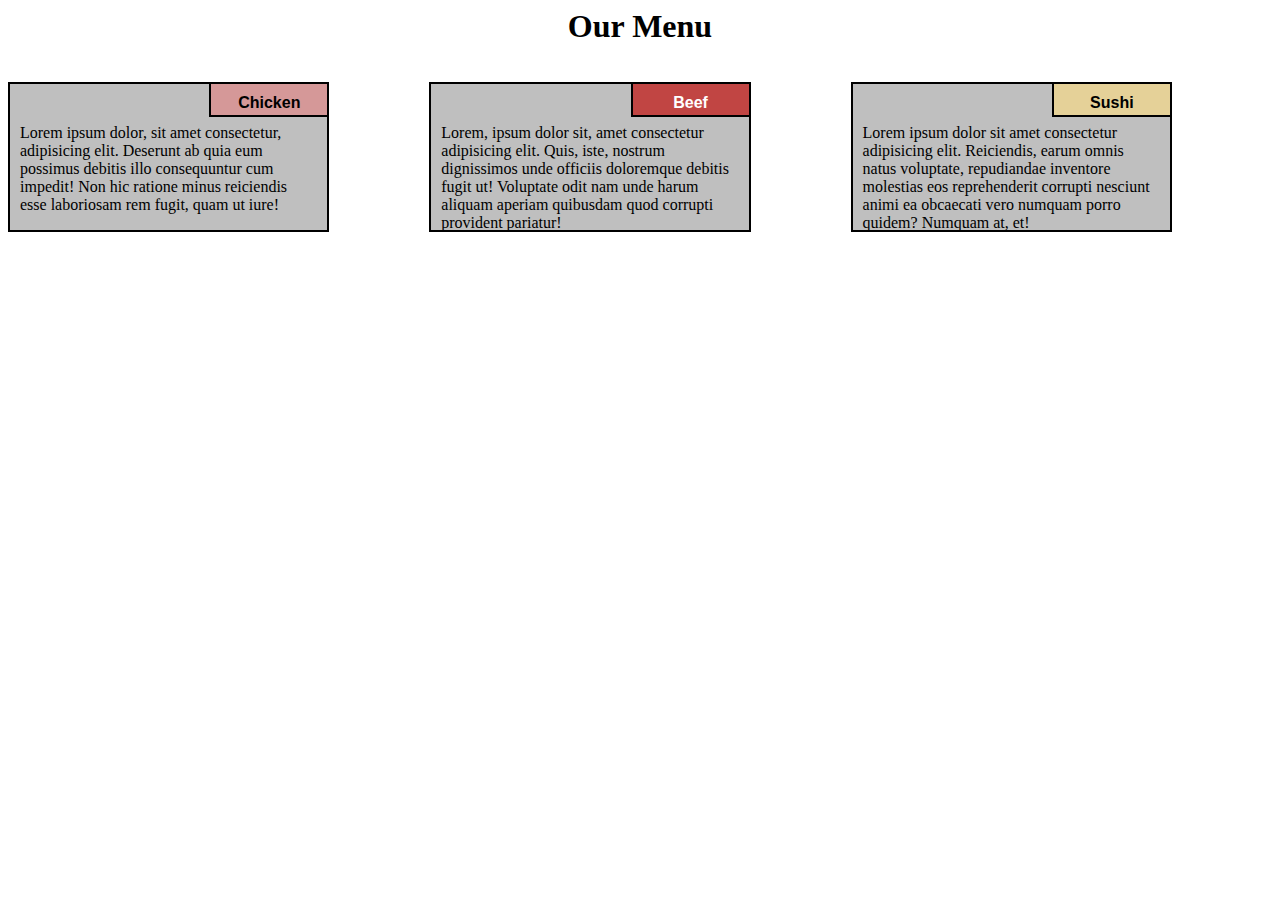
<file: index.html>
<html lang="en">
<head>
	<meta charset="UTF-8">
	<meta name="viewport" content="width=device-width, initial-scale=1.0">
	 <link rel="stylesheet" href="fake.css">
	<title>Responsive Layout</title>
	</head>
<body>
	<div class="row">
	<h1>Our Menu</h1>
  <div class="col-lg-4 col-md-6 col-sm-12" id="container">
    <p>Lorem ipsum dolor, sit amet consectetur, adipisicing elit. Deserunt ab quia eum possimus debitis illo consequuntur cum impedit! Non hic ratione minus reiciendis esse laboriosam rem fugit, quam ut iure!</p>
  	<p id="p1">Chicken</p>

  	</div>

  

  <div class="col-lg-4 col-md-6 col-sm-12" id="container"><p>Lorem, ipsum dolor sit, amet consectetur adipisicing elit. Quis, iste, nostrum dignissimos unde officiis doloremque debitis fugit ut! Voluptate odit nam unde harum aliquam aperiam quibusdam quod corrupti provident pariatur!</p>

  	<p id="p2">Beef</p>

  </div>

  <div class="col-lg-4 col-md-12 col-sm-12" id="container"><p>Lorem ipsum dolor sit amet consectetur adipisicing elit. Reiciendis, earum omnis natus voluptate, repudiandae inventore molestias eos reprehenderit corrupti nesciunt animi ea obcaecati vero numquam porro quidem? Numquam at, et!</p>

  	<p  id="p3">Sushi</p>

  </div>

	</div>	

</body>
</html>
</file>
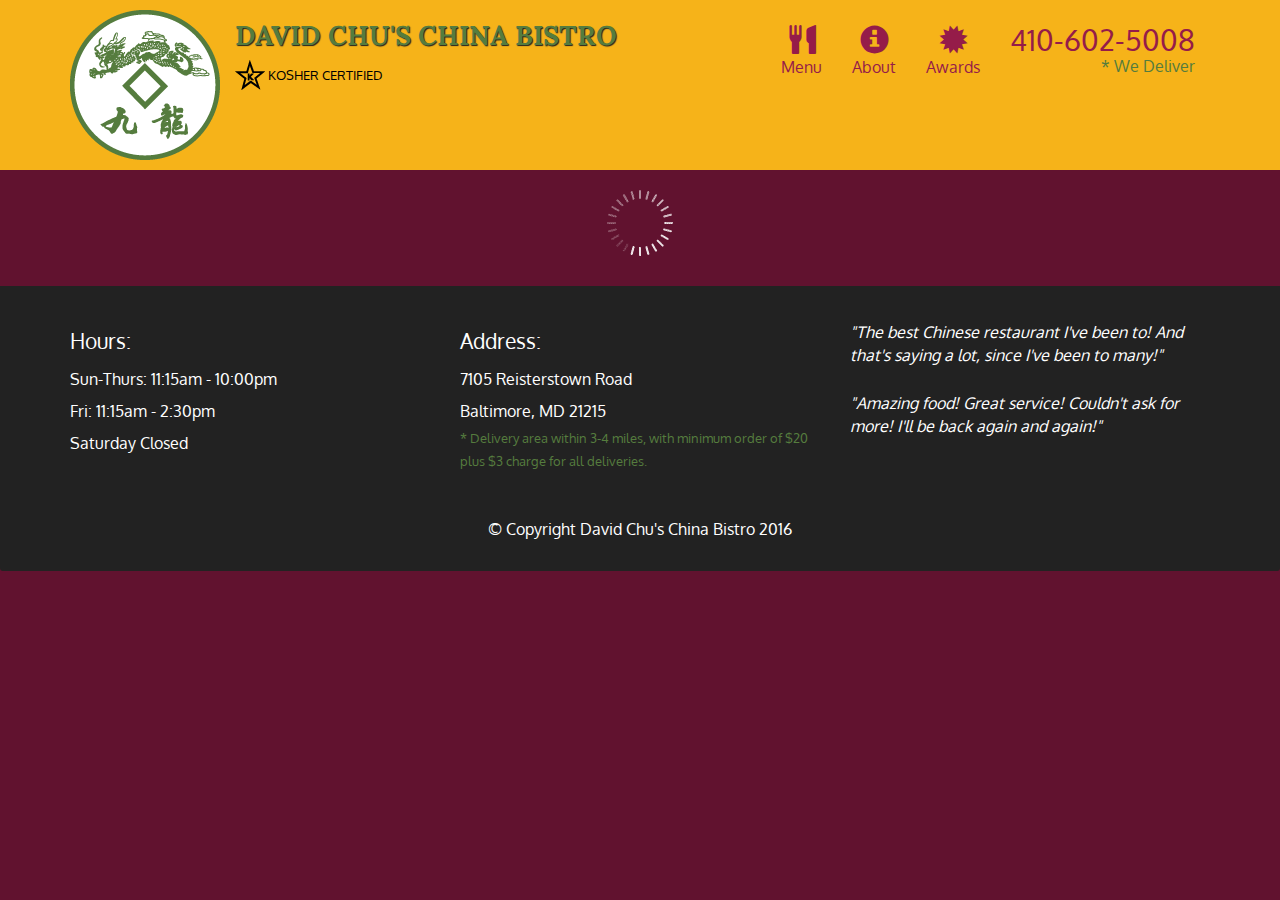
<file: assignment 5/index.html>
<!doctype html>
<html lang="en">
  <head>
    <meta charset="utf-8">
    <meta http-equiv="X-UA-Compatible" content="IE=edge">
    <meta name="viewport" content="width=device-width, initial-scale=1">
    <title>David Chu's China Bistro</title>
    <link rel="stylesheet" href="css/bootstrap.min.css">
    <link rel="stylesheet" href="css/styles.css">
    <link href='https://fonts.googleapis.com/css?family=Oxygen:400,300,700' rel='stylesheet' type='text/css'>
    <link href='https://fonts.googleapis.com/css?family=Lora' rel='stylesheet' type='text/css'>
  </head>
<body>
  <header>
    <nav id="header-nav" class="navbar navbar-default">
      <div class="container">
        <div class="navbar-header">
          <a href="index.html" class="pull-left visible-md visible-lg">
            <div id="logo-img" alt="Logo image">
              
            </div>
          </a>

          <div class="navbar-brand">
            <a href="index.html"><h1>David Chu's China Bistro</h1></a>
            <p>
              <img src="images/star-k-logo.png" alt="Kosher certification">
              <span>Kosher Certified</span>
            </p>
          </div>

          <button id="navbarToggle" type="button" class="navbar-toggle collapsed" data-toggle="collapse" data-target="#collapsable-nav" aria-expanded="false">
            <span class="sr-only">Toggle navigation</span>
            <span class="icon-bar"></span>
            <span class="icon-bar"></span>
            <span class="icon-bar"></span>
          </button>
        </div>
        
        <div id="collapsable-nav" class="collapse navbar-collapse">
           <ul id="nav-list" class="nav navbar-nav navbar-right">
            <li id="navHomeButton" class="visible-xs active">
              <a href="index.html">
                <span class="glyphicon glyphicon-home"></span> Home</a>
            </li>
            <li id="navMenuButton">
              <a href="#" onclick="$dc.loadMenuCategories();">
                <span class="glyphicon glyphicon-cutlery"></span><br class="hidden-xs"> Menu</a>
            </li>
            <li>
              <a href="#">
                <span class="glyphicon glyphicon-info-sign"></span><br class="hidden-xs"> About</a>
            </li>
            <li>
              <a href="#">
                <span class="glyphicon glyphicon-certificate"></span><br class="hidden-xs"> Awards</a>
            </li>
            <li id="phone" class="hidden-xs">
              <a href="tel:410-602-5008">
                <span>410-602-5008</span></a><div>* We Deliver</div>
            </li>
          </ul><!-- #nav-list -->
        </div><!-- .collapse .navbar-collapse -->
      </div><!-- .container -->
    </nav><!-- #header-nav -->
  </header>

  <div id="call-btn" class="visible-xs">
    <a class="btn" href="tel:410-602-5008">
    <span class="glyphicon glyphicon-earphone"></span>
    410-602-5008
    </a>
  </div>
  <div id="xs-deliver" class="text-center visible-xs">* We Deliver</div>

  <div id="main-content" class="container"></div>

  <footer class="panel-footer">
    <div class="container">
      <div class="row">
        <section id="hours" class="col-sm-4">
          <span>Hours:</span><br>
          Sun-Thurs: 11:15am - 10:00pm<br>
          Fri: 11:15am - 2:30pm<br>
          Saturday Closed
          <hr class="visible-xs">
        </section>
        <section id="address" class="col-sm-4">
          <span>Address:</span><br>
          7105 Reisterstown Road<br>
          Baltimore, MD 21215
          <p>* Delivery area within 3-4 miles, with minimum order of $20 plus $3 charge for all deliveries.</p>
          <hr class="visible-xs">
        </section>
        <section id="testimonials" class="col-sm-4">
          <p>"The best Chinese restaurant I've been to! And that's saying a lot, since I've been to many!"</p>
          <p>"Amazing food! Great service! Couldn't ask for more! I'll be back again and again!"</p>
        </section>
      </div>
      <div class="text-center">&copy; Copyright David Chu's China Bistro 2016</div>
    </div>
  </footer>

  <!-- jQuery (Bootstrap JS plugins depend on it) -->
  <script src="js/jquery-2.1.4.min.js"></script>
  <script src="js/bootstrap.min.js"></script>
  <script src="js/ajax-utils.js"></script>
  <script src="js/script.js"></script>
</body>
</html>
</file>
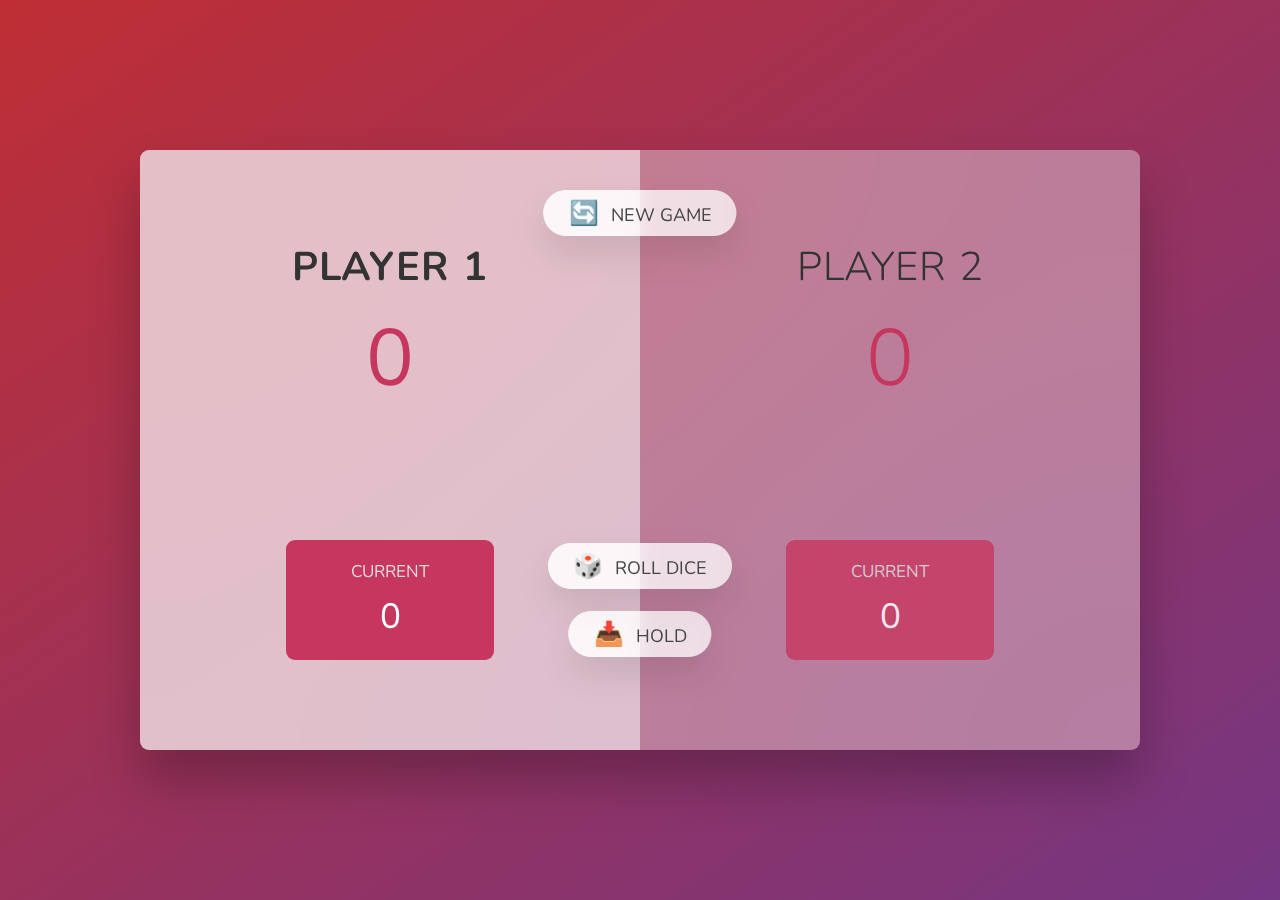
<file: starter/index.html>
<!DOCTYPE html>
<html lang="en">

<head>
  <meta charset="UTF-8" />
  <meta name="viewport" content="width=device-width, initial-scale=1.0" />
  <meta http-equiv="X-UA-Compatible" content="ie=edge" />
  <link rel="stylesheet" href="style.css" />
  <title>Pig Game</title>
</head>

<body>
  <main>
    <section class="player player--0 player--active">
      <h2 class="name" id="name--0">Player 1</h2>
      <p class="score" id="score--0">43</p>
      <div class="current">
        <p class="current-label">Current</p>
        <p class="current-score" id="current--0">0</p>
      </div>
    </section>
    <section class="player player--1">
      <h2 class="name" id="name--1">Player 2</h2>
      <p class="score" id="score--1">24</p>
      <div class="current">
        <p class="current-label">Current</p>
        <p class="current-score" id="current--1">0</p>
      </div>
    </section>

    <img src="dice-5.png" alt="Playing dice" class=" hidden   dice " />
    <button class="btn btn--new">🔄 New game</button>
    <button class="btn btn--roll">🎲 Roll dice</button>
    <button class="btn btn--hold">📥 Hold</button>
  </main>
  <script src="script.js"></script>
</body>

</html>
</file>
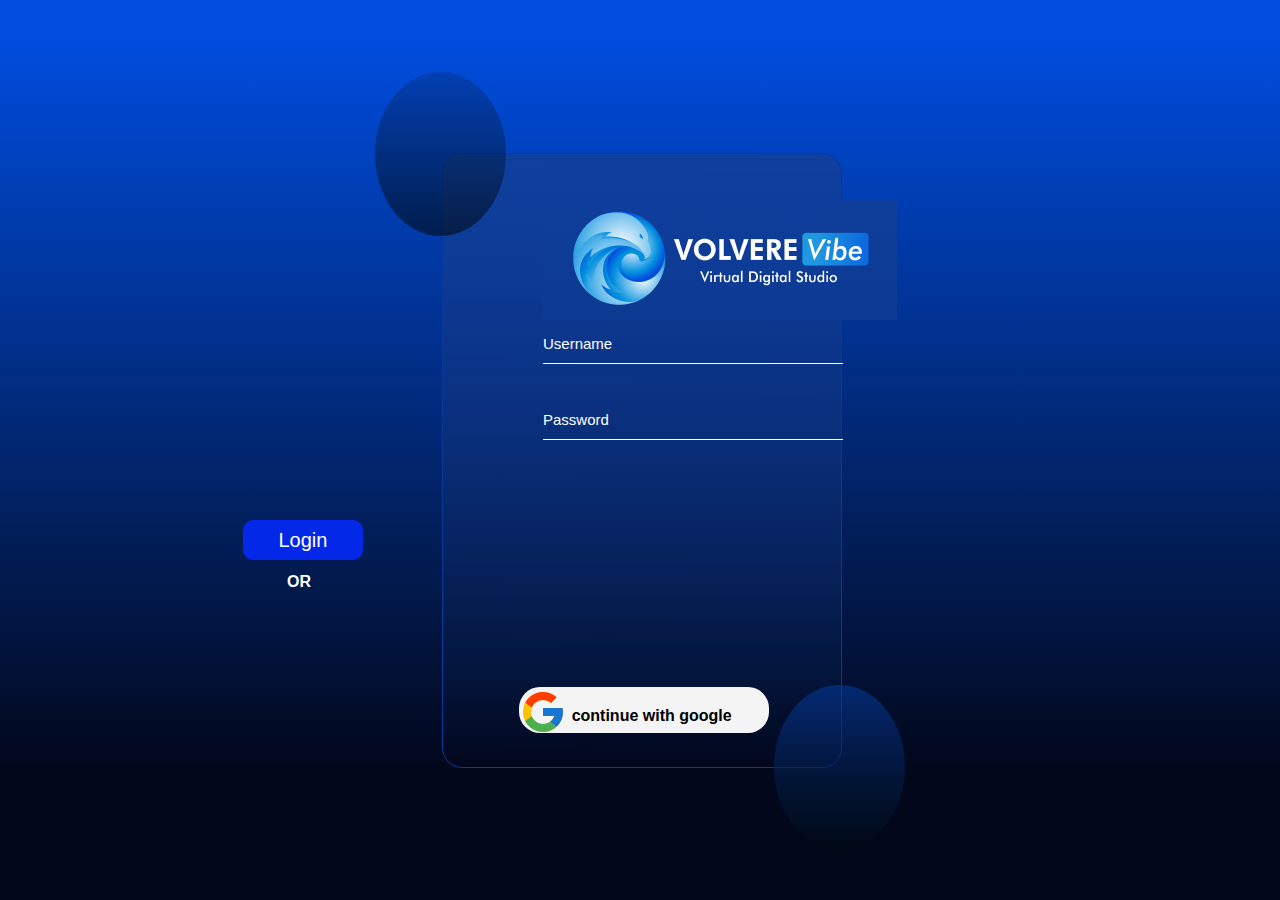
<file: volvere 2/index.html>
<!DOCTYPE html>
<html lang="en">
<head>
    <meta charset="UTF-8">
    <meta http-equiv="X-UA-Compatible" content="IE=edge">
    <meta name="viewport" content="width=device-width, initial-scale=1.0">
    <link rel="stylesheet" href="styles.css">
    <title>LOG IN page</title>
</head>
<body>
    <div class="main">
        <div class="page">

        <p class="login">LOG IN</p>
            <input type="text" name="" placeholder="Username">
           <br>
           <br>
           <br>
            <input type="password" name="" placeholder="Password">
            <input type="submit" name="" value="Login">
            <span class="or">OR</span>
            <img class="image" src="volv.png">
         <div class="google">
            <img class="image2" src="g1.png">
         <span style=" position:relative;
         top: -15px;">continue with google</span>   
         </div> 

    </div>

        <div class="circle1">

              </div>
                     <div class="circle2"

       </div>
    </div>

</body>
</html>
</file>
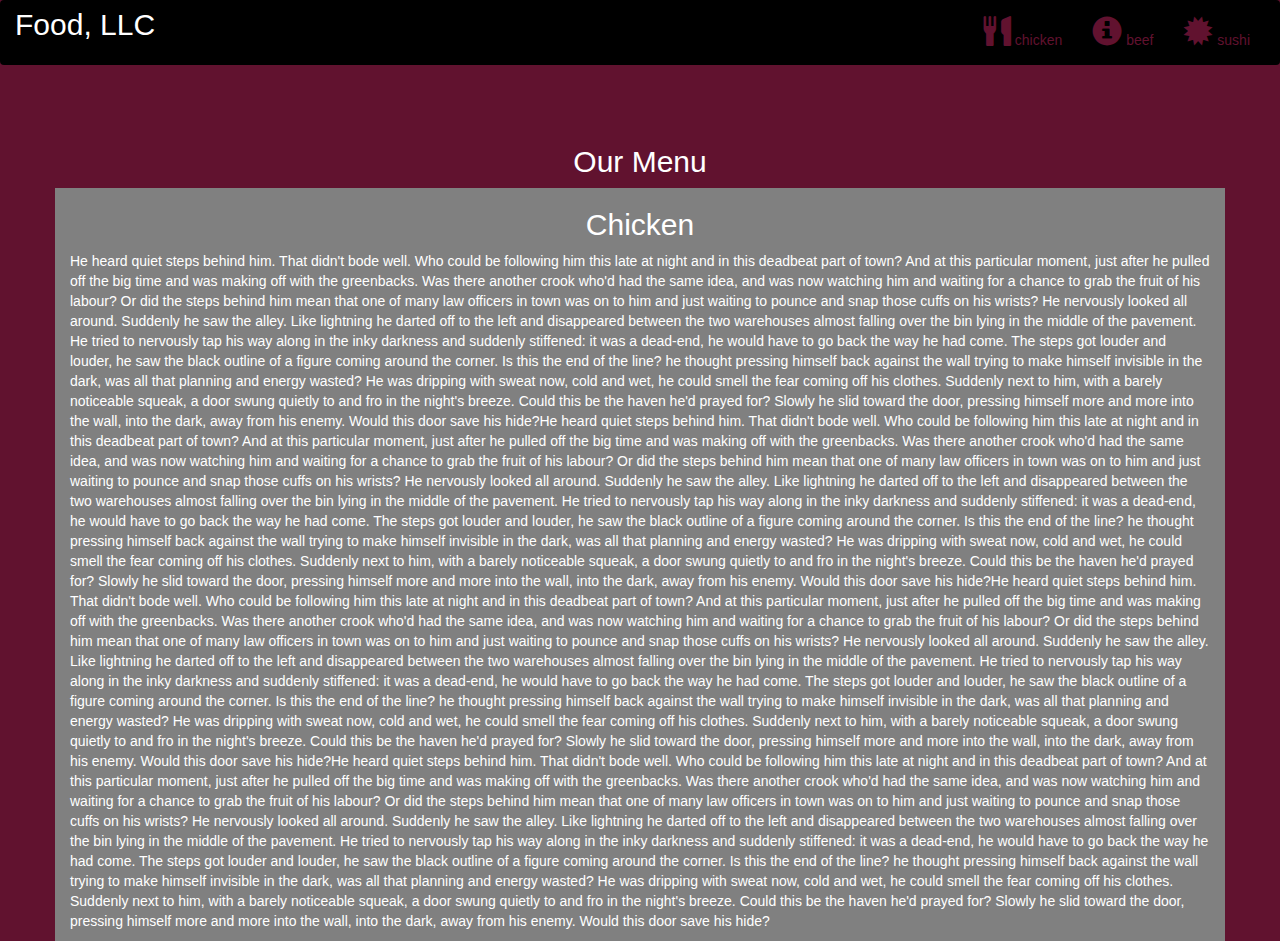
<file: assignment 2/index (1).html>
<!DOCTYPE html>
<html lang="en">
<head>
  <title>Bootstrap Example</title>
  <meta charset="utf-8">
  <meta name="viewport" content="width=device-width, initial-scale=1">
  <link rel="stylesheet" href="https://maxcdn.bootstrapcdn.com/bootstrap/3.4.1/css/bootstrap.min.css">
  <link rel="stylesheet" type="text/css" href="style.css">
  <script src="https://ajax.googleapis.com/ajax/libs/jquery/3.5.1/jquery.min.js"></script>
  <script src="https://maxcdn.bootstrapcdn.com/bootstrap/3.4.1/js/bootstrap.min.js"></script>
</head>
<body>

<nav class="navbar navbar-inverse">
  <div class="container-fluid">
    <div class="navbar-header">
      <button type="button" class="navbar-toggle" data-toggle="collapse" data-target="#myNavbar">
        <span class="icon-bar"></span>
        <span class="icon-bar"></span>
        <span class="icon-bar"></span>                        
      </button>
      <a class="navbar-brand" href="#" >Food, LLC</a>
    </div>
    <div class="collapse navbar-collapse" id="myNavbar">
    
      <ul class="nav navbar-nav navbar-right" >
        <li style>
        <a href="#" > 
        <span class="glyphicon glyphicon-cutlery"></span> chicken</a>
        </li>
        <li>
        <a href="#" >
        <span class="glyphicon glyphicon-info-sign"></span> beef</a>
        </li>
        <li>
        <a href="#">
        <span class="glyphicon glyphicon-certificate"></span> sushi</a>
        </li>
      </ul>
    </div>
  </div>
</nav>
<br>
<br>  
<h1><p class="text-center">Our Menu</p></h1>


<div id="main-content" class="container">
  <div id="home-tiles" class="row">
      <div class="col-md-12 col-sm-12 col-xs-12">
            
            <p id="chickstory">
          <h2>Chicken</h2>
              He heard quiet steps behind him. That didn't bode well. Who could be following him this late at night and in this deadbeat part of town? And at this particular moment, just after he pulled off the big time and was making off with the greenbacks. Was there another crook who'd had the same idea, and was now watching him and waiting for a chance to grab the fruit of his labour? Or did the steps behind him mean that one of many law officers in town was on to him and just waiting to pounce and snap those cuffs on his wrists? He nervously looked all around. Suddenly he saw the alley. Like lightning he darted off to the left and disappeared between the two warehouses almost falling over the bin lying in the middle of the pavement. He tried to nervously tap his way along in the inky darkness and suddenly stiffened: it was a dead-end, he would have to go back the way he had come. The steps got louder and louder, he saw the black outline of a figure coming around the corner. Is this the end of the line? he thought pressing himself back against the wall trying to make himself invisible in the dark, was all that planning and energy wasted? He was dripping with sweat now, cold and wet, he could smell the fear coming off his clothes. Suddenly next to him, with a barely noticeable squeak, a door swung quietly to and fro in the night's breeze. Could this be the haven he'd prayed for? Slowly he slid toward the door, pressing himself more and more into the wall, into the dark, away from his enemy. Would this door save his hide?He heard quiet steps behind him. That didn't bode well. Who could be following him this late at night and in this deadbeat part of town? And at this particular moment, just after he pulled off the big time and was making off with the greenbacks. Was there another crook who'd had the same idea, and was now watching him and waiting for a chance to grab the fruit of his labour? Or did the steps behind him mean that one of many law officers in town was on to him and just waiting to pounce and snap those cuffs on his wrists? He nervously looked all around. Suddenly he saw the alley. Like lightning he darted off to the left and disappeared between the two warehouses almost falling over the bin lying in the middle of the pavement. He tried to nervously tap his way along in the inky darkness and suddenly stiffened: it was a dead-end, he would have to go back the way he had come. The steps got louder and louder, he saw the black outline of a figure coming around the corner. Is this the end of the line? he thought pressing himself back against the wall trying to make himself invisible in the dark, was all that planning and energy wasted? He was dripping with sweat now, cold and wet, he could smell the fear coming off his clothes. Suddenly next to him, with a barely noticeable squeak, a door swung quietly to and fro in the night's breeze. Could this be the haven he'd prayed for? Slowly he slid toward the door, pressing himself more and more into the wall, into the dark, away from his enemy. Would this door save his hide?He heard quiet steps behind him. That didn't bode well. Who could be following him this late at night and in this deadbeat part of town? And at this particular moment, just after he pulled off the big time and was making off with the greenbacks. Was there another crook who'd had the same idea, and was now watching him and waiting for a chance to grab the fruit of his labour? Or did the steps behind him mean that one of many law officers in town was on to him and just waiting to pounce and snap those cuffs on his wrists? He nervously looked all around. Suddenly he saw the alley. Like lightning he darted off to the left and disappeared between the two warehouses almost falling over the bin lying in the middle of the pavement. He tried to nervously tap his way along in the inky darkness and suddenly stiffened: it was a dead-end, he would have to go back the way he had come. The steps got louder and louder, he saw the black outline of a figure coming around the corner. Is this the end of the line? he thought pressing himself back against the wall trying to make himself invisible in the dark, was all that planning and energy wasted? He was dripping with sweat now, cold and wet, he could smell the fear coming off his clothes. Suddenly next to him, with a barely noticeable squeak, a door swung quietly to and fro in the night's breeze. Could this be the haven he'd prayed for? Slowly he slid toward the door, pressing himself more and more into the wall, into the dark, away from his enemy. Would this door save his hide?He heard quiet steps behind him. That didn't bode well. Who could be following him this late at night and in this deadbeat part of town? And at this particular moment, just after he pulled off the big time and was making off with the greenbacks. Was there another crook who'd had the same idea, and was now watching him and waiting for a chance to grab the fruit of his labour? Or did the steps behind him mean that one of many law officers in town was on to him and just waiting to pounce and snap those cuffs on his wrists? He nervously looked all around. Suddenly he saw the alley. Like lightning he darted off to the left and disappeared between the two warehouses almost falling over the bin lying in the middle of the pavement. He tried to nervously tap his way along in the inky darkness and suddenly stiffened: it was a dead-end, he would have to go back the way he had come. The steps got louder and louder, he saw the black outline of a figure coming around the corner. Is this the end of the line? he thought pressing himself back against the wall trying to make himself invisible in the dark, was all that planning and energy wasted? He was dripping with sweat now, cold and wet, he could smell the fear coming off his clothes. Suddenly next to him, with a barely noticeable squeak, a door swung quietly to and fro in the night's breeze. Could this be the haven he'd prayed for? Slowly he slid toward the door, pressing himself more and more into the wall, into the dark, away from his enemy. Would this door save his hide?
            </p>
      </div>
    </div>
</div>

</body>
</html>
</file>
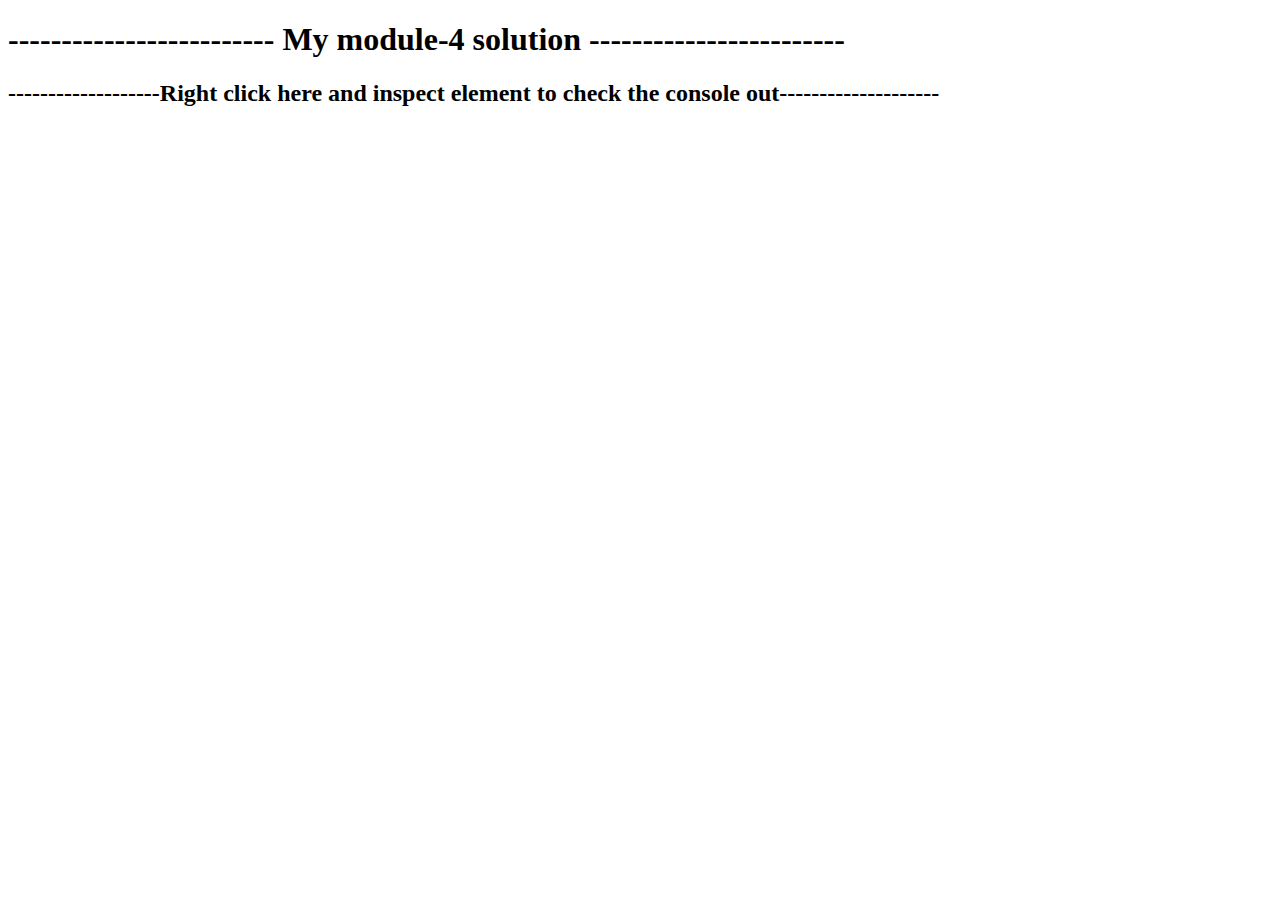
<file: assignment 4/index (1).html>
<!DOCTYPE html>
<html>
<head>
	<title></title>
</head>
<body>
	<h1>------------------------- My module-4 solution ------------------------</h1>
  <h2>-------------------Right click here and inspect element to check the console out--------------------</h2>
	<script src="script.js" ="text/javascript">
	
		</script>

</body>
</html>
</file>
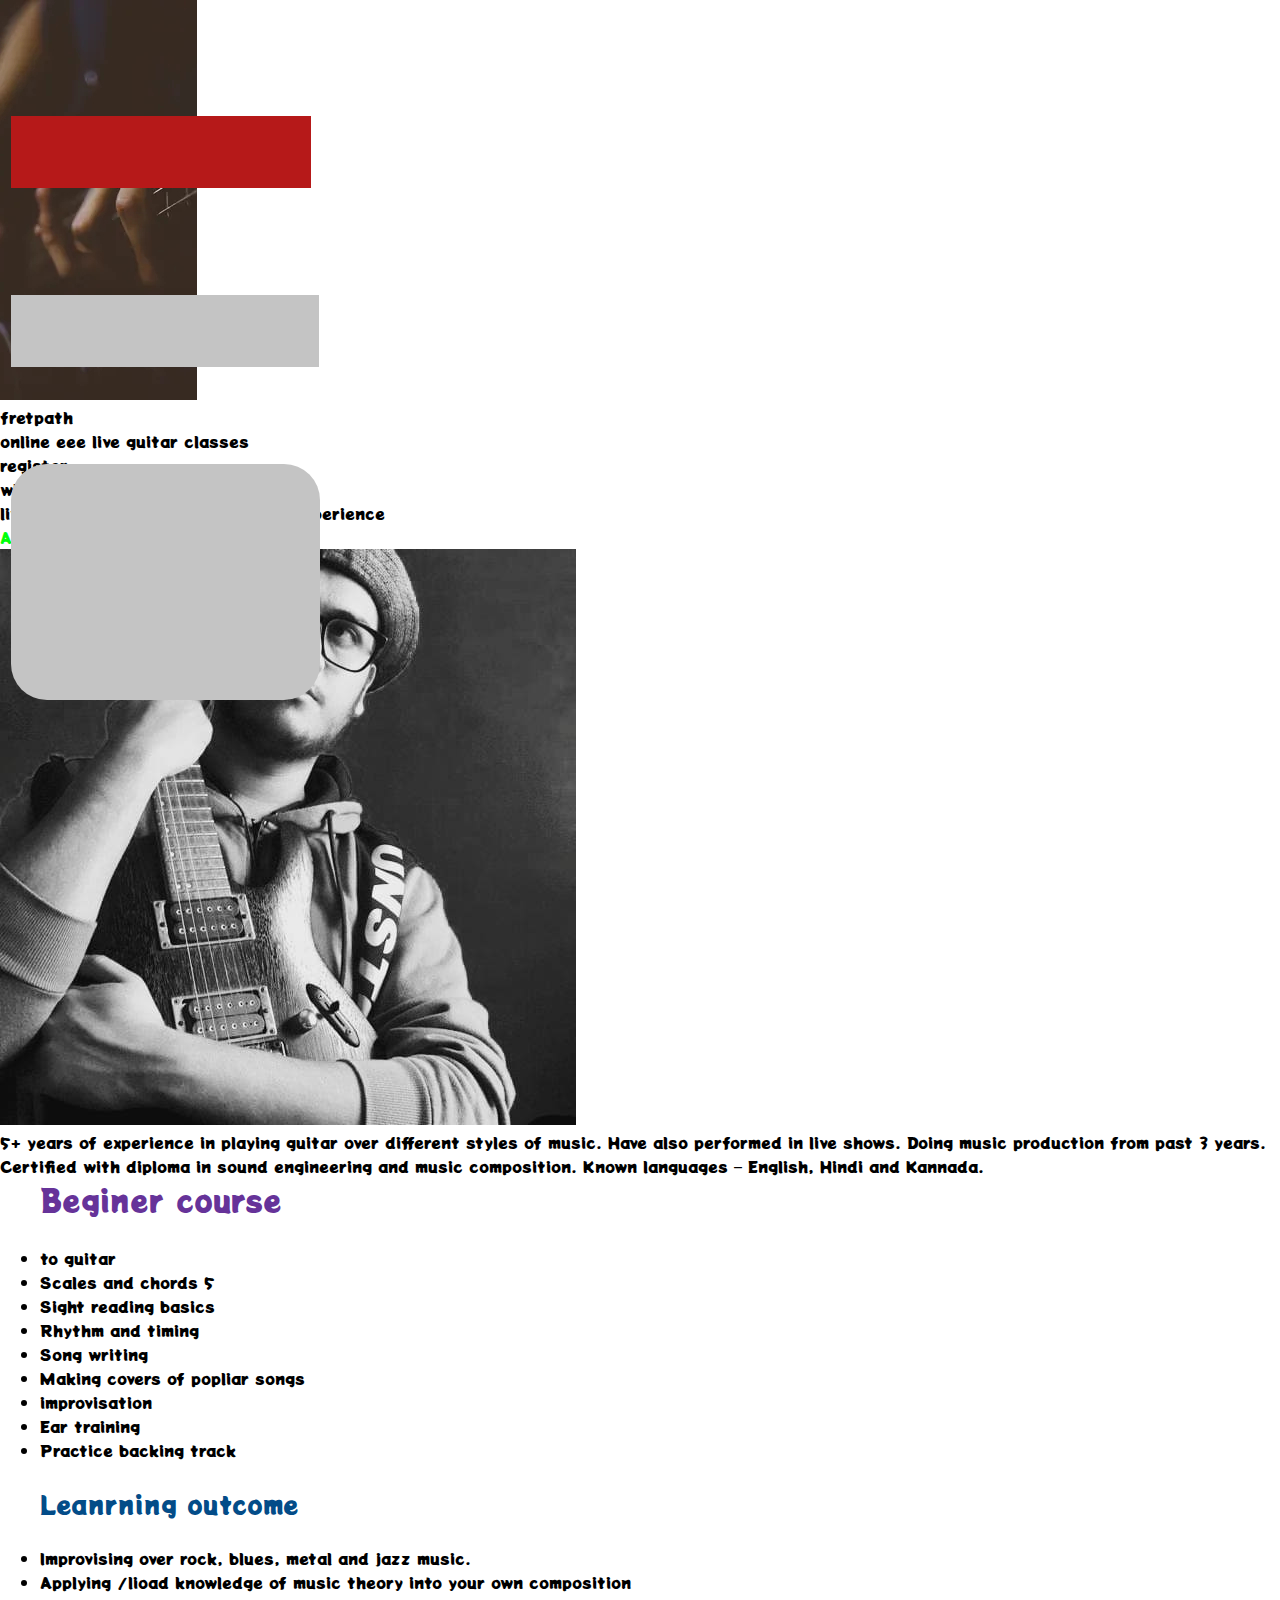
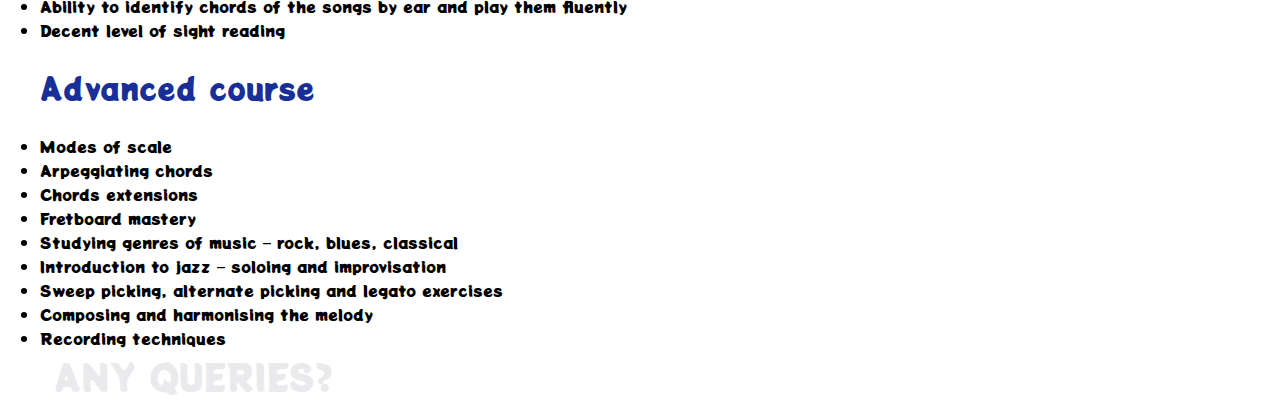
<file: testin new 2/kartiknewpage.html>
<!DOCTYPE html>
<html lang="en">
<head>
    <meta charset="UTF-8">
    <meta http-equiv="X-UA-Compatible" content="IE=edge">
    <meta name="viewport" content="width=device-width, initial-scale=1.0">
    <link href="https://fonts.googleapis.com/css2?family=Akaya+Telivigala&family=Anton&family=Dancing+Script&family=Pacifico&family=Potta+One&family=Shizuru&display=swap" rel="stylesheet">
    <link rel="stylesheet" href="stylekartiknew.css" />
    <title>guitar classes</title>
</head>
<body>
    <div >
        <img src="image5.jpg" class="page1">
        <div class="rectangle6">
        <span>fretpath</span>
        </div>
        <span class="text1">
            online eee live guitar classes
        </span>
        
        <div class="registerbox">
            register
        </div>

    </div>

    <div class="page2">
        <p class="top"> why to join us?</p>
    </div>
    <div class="box1">
        <p class="box1text">
                  live 1-on-1 personalized leanrning experience
                    </p>
          </div>
          <div class="box2">
              <p class="box2text">

              </p>
          </div>
          <div class="box3">
            <p class="box3text">
                
            </p>
        </div>
        <div class="page3">
            <p class="text2">
                <span style="color:
                rgba(0, 255, 10, 1)">ABOUT THE TUTOR</span> 
            </p>
            <img src="image7.jpg" class="img7">
            <p class="text3">
                5+ years of experience in playing guitar over different styles of music. 
                Have also performed in live shows. Doing music production from past 3 years. 
                Certified with diploma in sound engineering and music composition. Known languages – English, Hindi and Kannada.

            </p>

        </div>
        <div class="page4">
            <ul class="text4">
                
                <span style="color: rebeccapurple; font-size: 30px;">Beginer course</span>
                <br>
                <br>
                
               <li>to guitar</li> 
               <li>Scales and chords 5 </li> 
               <li>Sight reading basics</li>
               <li> Rhythm and timing </li> 
                
               <li>Song writing </li>
               <li>Making covers of popliar songs </li> 
               <li>improvisation </li> 
               <li>Ear training </li> 
               <li>Practice backing track </li> 
               <br>
               <span style="color: rgb(3, 76, 136); font-size: 25px;">Leanrning outcome</span> <br>
                
                <br>
                <li>Improvising over rock, blues, metal and jazz music. </li> 
                <li>Applying /lioad knowledge of music theory into your own composition </li> 
                <li>Ability to identify chords of the songs by ear and play them fluently</li> 
                 <li>Decent level of sight reading </li> 
                 
                 <br>
                 <span style="color: rgb(23, 47, 151); font-size: 30px;">Advanced course</span> <br>
                 <br>
                 
                 <li>Modes of scale </li> 
                 <li>Arpeggiating chords </li> 
                 <li>Chords extensions </li> 
                 <li>Fretboard mastery </li> 
                 <li>Studying genres of music – rock, blues, classical </li> 
                 <li>Introduction to jazz – soloing and improvisation </li> 
                 <li>Sweep picking, alternate picking and legato exercises </li> 
                 <li>Composing and harmonising the melody </li> 
                 <li>Recording techniques</li> 
                
                </ul>
        </div>
       <div class="page5">
           <span style="position: relative;
           width: 334px;
           height: 53px;
           left: 54px;
           top: 0px;
           
           font-family: 'Potta One';
           font-style: normal;
           font-weight: 400;
           font-size: 36px;
           line-height: 52px;
           /* identical to box height */
           
           
           color: #eaeaec;">ANY QUERIES?</span>
           <span style="position: absolute;
           width: 300px;
           height: 72px;
           left: 11px;
           top: 116px;
           
           background: #B61919;"></span>
           <span style="position: absolute;
           width: 308px;
           height: 72px;
           left: 11px;
           top: 295px;
           
           background: #C4C4C4;"></span>
           <span style="position: absolute;
           width: 309px;
           height: 236px;
           left: 11px;
           top: 464px;
           
           background: #C4C4C4;
           border-radius: 36px;"></span>
           
       </div>
         
</body>
</html>
</file>
<file: fake.css>
*{
  box-sizing: border-box;
}

h1{
  text-align: center;
}

p {
  background-color: #bfbfbf;
  border: 2px solid black;
  height: 150px;
  margin-right: 100px;
  padding: 40px 10px 5px 10px;
  overflow: hidden;
}


#container {
  position: relative;
  
}

#p1 {
  background-color: #D59898;
  position: absolute;
  top: 0;
  right:0 ;
  font-weight: bold;
  height: 35px;
  width: 120px;
  padding: 10px;
  text-align: center;
  font-family: Arial, Helvetica, sans-serif;

}
#p2 {
  background-color:#C14543 ;
  color: white;
  position: absolute;
  top: 0;
  right: 0;
  font-weight: bold;
  height: 35px;
  width: 120px;
  padding: 10px;
  text-align: center;
  font-family: Arial, Helvetica, sans-serif;

}
#p3 {
 background-color: #E5D198;
  position: absolute;
  top: 0;
  right: 0;
  font-weight: bold;
  height: 35px;
  width: 120px;
  padding: 10px;
  text-align: center;
  font-family: Arial, Helvetica, sans-serif;

}


.row {
  width: 100%;

}


/********** Large devices only **********/
@media (min-width: 992px) {
  .col-lg-1, .col-lg-2, .col-lg-3, .col-lg-4, .col-lg-5, .col-lg-6, .col-lg-7, .col-lg-8, .col-lg-9, .col-lg-10, .col-lg-11, .col-lg-12 {
    float: left;
  }
  .col-lg-1 {
    width: 8.33%;
  }
  .col-lg-2 {
    width: 16.66%;
  }
  .col-lg-3 {
    width: 25%;
  }
  .col-lg-4 {
    width: 33.33%;
  
  }
  .col-lg-5 {
    width: 41.66%;
  }
  .col-lg-6 {
    width: 50%;
  }
  .col-lg-7 {
    width: 58.33%;
  }
  .col-lg-8 {
    width: 66.66%;
  }
  .col-lg-9 {
    width: 74.99%;
  }
  .col-lg-10 {
    width: 83.33%;
  }
  .col-lg-11 {
    width: 91.66%;
  }
  .col-lg-12 {
    width: 100%;
  }

  
}

/********** Medium devices only **********/
@media (min-width: 768px) and (max-width: 991px) {
  .col-md-1, .col-md-2, .col-md-3, .col-md-4, .col-md-5, .col-md-6, .col-md-7, .col-md-8, .col-md-9, .col-md-10, .col-md-11, .col-md-12 {
    float: left;
   
  }
  .col-md-1 {
    width: 8.33%;
  }
  .col-md-2 {
    width: 16.66%;
  }
  .col-md-3 {
    width: 25%;
  }
  .col-md-4 {
    width: 33.33%;
  }
  .col-md-5 {
    width: 41.66%;
  }
  .col-md-6 {
    width: 50%;
  }
  .col-md-7 {
    width: 58.33%;
  }
  .col-md-8 {
    width: 66.66%;
  }
  .col-md-9 {
    width: 74.99%;
  }
  .col-md-10 {
    width: 83.33%;
  }
  .col-md-11 {
    width: 91.66%;
  }
  .col-md-12 {
    width: 100%;
  }
}

/********** Mobile only **********/
@media (max-width: 767px) {
  .col-sm-1, .col-sm-2, .col-sm-3, .col-sm-4, .col-sm-5, .col-sm-6, .col-sm-7, .col-sm-8, .col-sm-9, .col-sm-10, .col-sm-11, .col-sm-12 {
    float: left;
  }
  .col-sm-1 {
    width: 8.33%;
  }
  .col-sm-2 {
    width: 16.66%;
  }
  .col-sm-3 {
    width: 25%;
  }
  .col-sm-4 {
    width: 33.33%;
  
  }
  .col-sm-5 {
    width: 41.66%;
  }
  .col-sm-6 {
    width: 50%;
  }
  .col-sm-7 {
    width: 58.33%;
  }
  .col-sm-8 {
    width: 66.66%;
  }
  .
col-sm-9 {
    width: 74.99%;
  }
  .col-sm-10 {
    width: 83.33%;
  }
  .col-sm-11 {
    width: 91.66%;
  }
  .col-sm-12 {
    width: 100%;
  }
</file>
<file: assignment 5/css/styles.css>
body {
  font-size: 16px;
  color: #fff;
  background-color: #61122f;
  font-family: 'Oxygen', sans-serif;
}

/** HEADER **/
#header-nav {
  background-color: #f6b319;
  border-radius: 0;
  border: 0;
}

#logo-img {
  background: url("../images/restaurant-logo_large.png ") no-repeat;
  width: 150px;
  height: 150px;
  margin: 10px 15px 10px 0;
}

.navbar-brand {
  padding-top: 25px;
}
.navbar-brand h1 { /* Restaurant name */
  font-family: 'Lora', serif;
  color: #557c3e;
  font-size: 1.5em;
  text-transform: uppercase;
  font-weight: bold;
  text-shadow: 1px 1px 1px #222;
  margin-top: 0;
  margin-bottom: 0;
  line-height: .75;
}
.navbar-brand a:hover, .navbar-brand a:focus {
  text-decoration: none;
}
.navbar-brand p { /* Kosher cert */
  color: #000;
  text-transform: uppercase;
  font-size: .7em;
  margin-top: 15px;
}
.navbar-brand p span { /* Star-K */
  vertical-align: middle;
}

#nav-list {
  margin-top: 10px;
}
#nav-list a {
  color: #951C49;
  text-align: center;
}
#nav-list a:hover {
  background: #E7E7E7;
}
#nav-list a span {
  font-size: 1.8em;
}

#phone {
  margin-top: 5px;
}
#phone a { /* Phone number */
  text-align: right;
  padding-bottom: 0;
}
#phone div { /* We Deliver */
  color: #557c3e;
  text-align: right;
  padding-right: 15px;
}

.navbar-header button.navbar-toggle, .navbar-header .icon-bar {
  border: 1px solid #61122f;
}
.navbar-header button.navbar-toggle {
  clear: both;
  margin-top: -30px;
}
/* END HEADER */

/* FOOTER */
.panel-footer {
  margin-top: 30px;
  padding-top: 35px;
  padding-bottom: 30px;
  background-color: #222;
  border-top: 0;
}
.panel-footer div.row {
  margin-bottom: 35px;
}
#hours, #address {
  line-height: 2;
}
#hours > span, #address > span {
  font-size: 1.3em;
}
#address p {
  color: #557c3e;
  font-size: .8em;
  line-height: 1.8;
}
#testimonials {
  font-style: italic;
}
#testimonials p:nth-child(2) {
  margin-top: 25px;
}
/* END FOOTER */



/* HOME PAGE */
.container .jumbotron {
  box-shadow: 0 0 50px #3F0C1F;
  border: 2px solid #3F0C1F;
}

#menu-tile, #specials-tile, #map-tile {
  height: 250px;
  width: 100%;
  margin-bottom: 15px;
  position: relative;
  border: 2px solid #3F0C1F;
  overflow: hidden;
}
#menu-tile:hover, #specials-tile:hover, #map-tile:hover {
  box-shadow: 0 1px 5px 1px #cccccc;
}
#menu-tile {
  background: url('../images/menu-tile.jpg') no-repeat;
  background-position: center;
}
#specials-tile {
  background: url('../images/specials-tile.jpg') no-repeat;
  background-position: center;
}
#menu-tile span, #specials-tile span, #map-tile span {
  position: absolute;
  bottom: 0;
  right: 0;
  width: 100%;
  text-align: center;
  font-size: 1.6em;
  text-transform: uppercase;
  background-color: #000;
  color: #fff;
  opacity: .8;
}
/* END HOME PAGE */

/* MENU CATEGORIES PAGE */
.category-tile { 
  position: relative;
  border: 2px solid #3F0C1F;
  overflow: hidden;
  width: 200px;
  height: 200px;
  margin: 0 auto 15px;
}
.category-tile span {
  position: absolute;
  bottom: 0;
  right: 0;
  width: 100%;
  text-align: center;
  font-size: 1.2em;
  text-transform: uppercase;
  background-color: #000;
  color: #fff;
  opacity: .8;
}
.category-tile:hover {
  box-shadow: 0 1px 5px 1px #cccccc;
}

#menu-categories-title + div {
  margin-bottom: 50px;
}
/* END MENU CATEGORIES PAGE */

/* SINGLE CATEGORY PAGE */
.menu-item-tile {
  margin-bottom: 25px;
}
.menu-item-tile hr {
  width: 80%;
}
.menu-item-tile .menu-item-price {
  font-size: 1.1em;
  text-align: right;
  margin-top: -15px;
  margin-right: -15px;
}
.menu-item-tile .menu-item-price span {
  font-size: .6em;
}
.menu-item-photo {
  position: relative;
  border: 2px solid #3F0C1F; 
  overflow: hidden;
  padding: 0;
  margin-right: -15px;
  margin-left: auto;
  margin-bottom: 20px;
  max-width: 250px;
}
.menu-item-photo div {
  position: absolute;
  bottom: 0;
  right: 0;
  width: 80px;
  background-color: #557c3e;
  text-align: center;
}
.menu-item-description {
  padding-right: 30px;
}
h3.menu-item-title {
  margin: 0 0 10px;
}
.menu-item-details {
  font-size: .9em;
  font-style: italic;
}
/* END SINGLE CATEGORY PAGE */


/********** Large devices only **********/
@media (min-width: 1200px) {
  .container .jumbotron {
    background: url('../images/jumbotron_1200.jpg') no-repeat;
    height: 675px;
  }
}

/********** Medium devices only **********/
@media (min-width: 992px) and (max-width: 1199px) {
  /* Header */
  #logo-img {
    background: url('../images/restaurant-logo_medium.png') no-repeat;
    width: 100px;
    height: 100px;
    margin: 5px 5px 5px 0;
  }
  /* End Header */

  /* Home Page */
  .container .jumbotron {
    background: url('../images/jumbotron_992.jpg') no-repeat;
    height: 558px;
  }
  /* End Home Page */
}

/********** Small devices only **********/
@media (min-width: 768px) and (max-width: 991px) {
  /* Home Page */
  .container .jumbotron {
    background: url('../images/jumbotron_768.jpg') no-repeat;
    height: 432px;
  }
  /* End Home Page */
}

/********** Extra small devices only **********/
@media (max-width: 767px) {
  /* Header */
  .navbar-brand {
    padding-top: 10px;
    height: 80px;
  }
  .navbar-brand h1 { /* Restaurant name */
    padding-top: 10px;
    font-size: 5vw; /* 1vw = 1% of viewport width */
  }
  .navbar-brand p { /* Kosher cert */
    font-size: .6em;
    margin-top: 12px;
  }
  .navbar-brand p img { /* Star-K */
    height: 20px;
  }

  #collapsable-nav a { /* Collapsed nav menu text */
    font-size: 1.2em;
  }
  #collapsable-nav a span { /* Collapsed nav menu glyph */
    font-size: 1em;
    margin-right: 5px;
  }

  #call-btn > a {
    font-size: 1.5em;
    display: block;
    margin: 0 20px;
    padding: 10px;
    border: 2px solid #fff;
    background-color: #f6b319;
    color: #951c49;
  }
  #xs-deliver {
    margin-top: 5px;
    font-size: .7em;
    letter-spacing: .1em;
    text-transform: uppercase;
  }
  /* End Header */

  /* Footer */
  .panel-footer section {
    margin-bottom: 30px;
    text-align: center;
  }
  .panel-footer section:nth-child(3) {
    margin-bottom: 0; /* margin already exists on the whole row */
  }
  .panel-footer section hr {
    width: 50%;
  }
  /* End Footer */

  /* Home Page */
  .container .jumbotron {
    margin-top: 30px;
    padding: 0;
  }
  #menu-tile, #specials-tile {
    width: 360px;
    margin: 0 auto 15px;
  }

  .menu-item-photo {
    margin-right: auto;
  }
  .menu-item-tile .menu-item-price {
    text-align: center;
  }
  .menu-item-description {
    text-align: center;;
  }
}


/********** Super extra small devices Only :-) (e.g., iPhone 4) **********/
@media (max-width: 479px) {
  /* Header */
  .navbar-brand h1 { /* Restaurant name */
    padding-top: 5px;
    font-size: 6vw;
  }
  /* End Header */
  
  /* Home page */
  #menu-tile, #specials-tile {
    width: 280px;
    margin: 0 auto 15px;
  }

  .col-xxs-12 {
    position: relative;
    min-height: 1px;
    padding-right: 15px;
    padding-left: 15px;
    float: left;
    width: 100%;
  }
}
</file>
<file: starter/style.css>
@import url('https://fonts.googleapis.com/css2?family=Nunito&display=swap');

* {
  margin: 0;
  padding: 0;
  box-sizing: inherit;
}

html {
  font-size: 62.5%;
  box-sizing: border-box;
}

body {
  font-family: 'Nunito', sans-serif;
  font-weight: 400;
  height: 100vh;
  color: #333;
  background-image: linear-gradient(to top left, #753682 0%, #bf2e34 100%);
  display: flex;
  align-items: center;
  justify-content: center;
}

/* LAYOUT */
main {
  position: relative;
  width: 100rem;
  height: 60rem;
  background-color: rgba(255, 255, 255, 0.37);
  backdrop-filter: blur(200px);
  filter: blur();
  box-shadow: 0 3rem 5rem rgba(0, 0, 0, 0.25);
  border-radius: 9px;
  overflow: hidden;
  display: flex;
}

.player {
  flex: 50%;
  padding: 9rem;
  display: flex;
  flex-direction: column;
  align-items: center;
  transition: all 0.75s;
}

/* ELEMENTS */
.name {
  position: relative;
  font-size: 4rem;
  text-transform: uppercase;
  letter-spacing: 1px;
  word-spacing: 2px;
  font-weight: 300;
  margin-bottom: 1rem;
}

.score {
  font-size: 8rem;
  font-weight: 300;
  color: #c7365f;
  margin-bottom: auto;
}

.player--active {
  background-color: rgba(255, 255, 255, 0.514);
}
.player--active .name {
  font-weight: 700;
}
.player--active .score {
  font-weight: 400;
}

.player--active .current {
  opacity: 1;
}

.current {
  background-color: #c7365f;
  opacity: 0.8;
  border-radius: 9px;
  color: #fff;
  width: 65%;
  padding: 2rem;
  text-align: center;
  transition: all 0.75s;
}

.current-label {
  text-transform: uppercase;
  margin-bottom: 1rem;
  font-size: 1.7rem;
  color: #ddd;
}

.current-score {
  font-size: 3.5rem;
}

/* ABSOLUTE POSITIONED ELEMENTS */
.btn {
  position: absolute;
  left: 50%;
  transform: translateX(-50%);
  color: #444;
  background: none;
  border: none;
  font-family: inherit;
  font-size: 1.8rem;
  text-transform: uppercase;
  cursor: pointer;
  font-weight: 400;
  transition: all 0.2s;

  background-color: white;
  background-color: rgba(255, 255, 255, 0.6);
  backdrop-filter: blur(10px);

  padding: 0.7rem 2.5rem;
  border-radius: 50rem;
  box-shadow: 0 1.75rem 3.5rem rgba(0, 0, 0, 0.1);
}

.btn::first-letter {
  font-size: 2.4rem;
  display: inline-block;
  margin-right: 0.7rem;
}

.btn--new {
  top: 4rem;
}
.btn--roll {
  top: 39.3rem;
}
.btn--hold {
  top: 46.1rem;
}

.btn:active {
  transform: translate(-50%, 3px);
  box-shadow: 0 1rem 2rem rgba(0, 0, 0, 0.15);
}

.btn:focus {
  outline: none;
}

.dice {
  position: absolute;
  left: 50%;
  top: 16.5rem;
  transform: translateX(-50%);
  height: 10rem;
  box-shadow: 0 2rem 5rem rgba(0, 0, 0, 0.2);
}

.player--winner {
  background-color: #2f2f2f;
}

.player--winner .name {
  font-weight: 700;
  color: #c7365f;
}
</file>
<file: volvere 2/styles.css>
* {
  margin: 0;
  padding: 0;
  box-sizing: border-box;
}
body {
  overflow-x: hidden;
}
.main {
  overflow-x: hidden;
  height: 100vh;
  width: 100vw;
  background: linear-gradient(180deg, #004dde 4.48%, #02071a 85.73%);
}

.page {
  position: absolute;
  left: 34.53%;
  right: 34.22%;
  top: 17.04%;
  bottom: 14.72%;

  background: linear-gradient(
    359.88deg,
    rgba(16, 40, 81, 0) 0.11%,
    rgba(27, 62, 135, 0.6) 104%
  );
  border-radius: 20px;
  border: 1px rgba(5, 57, 155, 1) solid;
}

.circle1 {
  position: absolute;
  left: 29.27%;
  right: 60.47%;
  top: 7.96%;
  bottom: 73.8%;

  background: linear-gradient(
    180deg,
    rgba(5, 57, 155, 0.6) 0%,
    rgba(0, 10, 16, 0.6) 100%
  );
  border-radius: 100%;
}

.circle2 {
  position: absolute;
  left: 60.47%;
  right: 29.27%;
  top: 76.11%;
  bottom: 5.65%;

  background: linear-gradient(
    180deg,
    rgba(5, 57, 155, 0.6) 0%,
    rgba(0, 10, 16, 0.6) 100%
  );
  border-radius: 200%;
}
.image {
  position: relative;
  left: 100px;
  right: 34.22%;
  top: -110px;
  bottom: 14.72%;
  background: transparent;
}

.google {
  position: absolute;
  left: 19.15%;
  right: 41.88%;
  top: 86.96%;
  bottom: 20.93%;
  height: 46px;
  width: 250px;
  background: #f4f4f4;
  border-radius: 21px;
  font-family: Arial, Helvetica, sans-serif;
  font-weight: bold;
  padding-top: 1px;
  cursor: pointer;
}

.page input[type="text"],
input[type="password"] {
  position: relative;
  top: 170px;
  border: none;
  border-bottom: 1px solid #fff;
  background: transparent;
  font-size: 15px;
  height: 40px;
  outline: none;
  left: 100px;
  width: 300px;
}

.page input[type="submit"] {
  position: relative;
  border: none;
  outline: none;
  height: 40px;
  background: #0428e7;
  color: #fff;
  font-size: 20px;
  top: 250px;
  width: 120px;
  left: -200px;
  border-radius: 10px;
  cursor: pointer;
}

::placeholder {
  color: #fff;
}
.or {
  font-family: Arial, Helvetica, sans-serif;
  font-weight: bold;
  position: relative;
  top: 290px;
  left: -280px;
  color: #fff;
}
@media (max-width: 500px) {
  body {
    overflow-x: hidden;
    overflow-y: hidden;
  }
  .main {
    position: absolute;
    width: 100vw;
    height: 100vh;

    background: linear-gradient(180deg, #05399b 39.9%, #02071a 100%);
  }

  .page {
    position: relative;
    width: 80vw;
    height: 85vh;
    left: 44px;
    top: 16px;

    background: #0c32b7;
    border-radius: 42px;
  }

  .image {
    position: relative;
    width: 70vw;
    left: 18px;
    right: 21.26%;
    top: -180px;
    bottom: 76.35%;
    border-radius: 12px;
  }

  .page input[type="text"],
  input[type="password"] {
    position: relative;
    left: 12px;
    width: 60vw;
    top: 40%;
  }

  .circle1 {
    display: none;
  }
  .circle2 {
    display: none;
  }

  .page input[type="submit"] {
    position: relative;
    left: 17.52%;
    right: 29.44%;
    top: 51.63%;
    bottom: 30.89%;
    cursor: pointer;
    background: #0428e7;
    border-radius: 6px;
  }

  .google {
    left: 6%;
    height: 55px;
    top: 88%;
    cursor: pointer;
  }
  .or {
    position: absolute;
    left: 26.98%;
    right: 38.32%;
    top: 82.49%;
    bottom: 23.33%;
  }

  .login {
    display: block;
    position: relative;
    left: 12px;
    right: 30.14%;
    top: 32%;
    font-family: Arial, Helvetica, sans-serif;
    bottom: 68.47%;
    color: #fff;
    font-weight: bold;
    font-size: 28px;
  }
}

@media (min-width: 500px) {
  .login {
    display: none;
  }
}
</file>
<file: assignment 2/style.css>
*{
	margin: 0;
	padding: 0;
	
}
.navbar{

border: none;
background-color: black;
color: #61122F;
}
body{
	background-color: #61122F;
	color: white;
}
.glyphicon{
	font-size: 30px;
	color:#61122F; 
}

.center{
	width: 90%;
	background-color: grey;

}
.container
{
	background-color: grey;
}
.text-center{
	font-size: 30px;
}

h2{
	text-align: center;
}
#myNavbar ul li a {
	color: #61122F;
}
.navbar-brand{
font-size: 30px;	
}
</file>
<file: testin new 2/stylekartiknew.css>
* {
  margin: 0;
  box-sizing: border-box;
}

html {
  scroll-behavior: smooth;
}

body {
  font-family: "Potta one";
  width: 100%;
}

@media (max-width: 500px) {
  .page1 {
    position: absolute;
    width: 100%;
    height: 700px;
    left: 0px;
    top: 0px;
    background-image: url("image5.jpg");
  }

  .rectangle6 {
    position: absolute;
    width: 163px;
    height: 42px;
    left: 108px;
    top: 26px;
    font-family: "Potta One";
    font-style: normal;
    font-weight: 400;
    font-size: 24px;
    line-height: 35px;

    background: #181a18;
    border-radius: 3px;
    color: #d4c2c2;
    padding-left: 10px;
  }

  .text1 {
    position: absolute;
    width: 207px;
    height: 430px;
    left: 23px;
    top: 144px;

    font-family: "Potta One";
    font-style: normal;
    font-weight: 400;
    font-size: 30px;
    line-height: 35px;

    color: #ffffff;
  }

  .registerbox {
    position: relative;
    /*width: 181px;
    height: 36px;
    */
    left: 20px;
    top: 500px;

    font-family: "Potta One", cursive;
    font-style: normal;
    font-weight: 400;
    font-size: 34px;
    line-height: 35px;

    color: #000000;
    background: #3d2699;
    border-radius: 28px;
    width: 236px;
    height: 54px;
    padding-left: 50px;
  }

  .page2 {
    position: absolute;
    width: 100%;
    height: 1431px;
    left: 0px;
    top: 700px;

    background: rgba(22, 21, 21, 0.95);
  }
  .top {
    position: relative;
    width: 100%;
    height: 97px;
    left: 0px;
    top: 0px;

    background: linear-gradient(
      180deg,
      rgba(126, 40, 179, 0.5) 0%,
      rgba(126, 40, 179, 0) 100%
    );

    color: #ffffff;
    font-size: 35px;
    padding-left: 15px;
  }

  .box1 {
    position: absolute;
    width: 100%;
    height: 377px;

    top: 870px;

    background: rgba(167, 55, 109, 0.95);
    border-radius: 65px;
  }
  .box1text {
    position: relative;

    height: 150px;

    top: 200px;

    font-family: "Potta One";
    font-style: normal;
    font-weight: 400;
    font-size: 24px;
    line-height: 35px;

    color: #000000;
  }

  .box2 {
    position: relative;
    width: 100%;
    height: 351px;

    top: 1230px;

    background: #3eb073;
    border-radius: 54px;
  }
  .box3 {
    position: absolute;
    width: 100%;
    height: 390px;

    top: 1690px;

    background: #4a4d95;
    border-radius: 58px;
  }

  .page3 {
    position: absolute;
    width: 100%;
    height: 830px;
    left: 0px;
    top: 2131px;

    background: rgba(17, 0, 0, 0.95);
  }
  .img7 {
    position: absolute;
    width: 272px;
    height: 255px;
    left: 39px;
    top: 50px;

    border-radius: 53px;
  }
  .text2 {
    position: absolute;
    width: 371px;
    height: 43px;
    left: 20px;
    top: 2px;

    font-family: "Potta One", cursive;
    font-style: normal;
    font-weight: 400;
    font-size: 24px;
    line-height: 35px;

    color: #000000;
  }
  .text3 {
    position: absolute;
    width: 100%;
    height: 43px;
    left: 0px;
    top: 380px;

    font-family: "Potta One", cursive;
    font-style: normal;
    font-weight: 400;
    font-size: 2px;
    line-height: 35px;
    color: white;
  }
  .page4 {
    position: absolute;
    width: 100%;
    height: 1183px;
    left: 0px;
    top: 2960px;

    background: linear-gradient(
      180deg,
      rgba(3, 20, 10, 0.95) 13.85%,
      #292614 23.75%,
      rgba(22, 21, 21, 0.95) 53.44%
    );
  }
  .text4 {
    position: absolute;
    width: 368px;
    height: 1031px;
    left: 20px;
    top: 30px;
    color: #ffffff;
    font-family: "Potta One";
    font-style: normal;

    line-height: 26px;

    background: linear-gradient(
      180deg,
      rgba(155, 40, 40, 0.933951) 6.58%,
      rgba(89, 33, 60, 0.95) 7.94%,
      rgba(123, 50, 50, 0.299922) 28.96%,
      #9e2727 46.8%,
      rgba(107, 55, 55, 0) 58.84%,
      rgba(139, 45, 45, 0.626766) 75.2%
    );
    -webkit-background-clip: text;

    background-clip: text;
  }
  .page5 {
    position: absolute;
    width: 100%;
    height: 715px;
    top: 4033px;

    background: url(query1.jpg);
    filter: drop-shadow(0px 4px 4px rgba(0, 0, 0, 0.25));
  }
}
</file>
